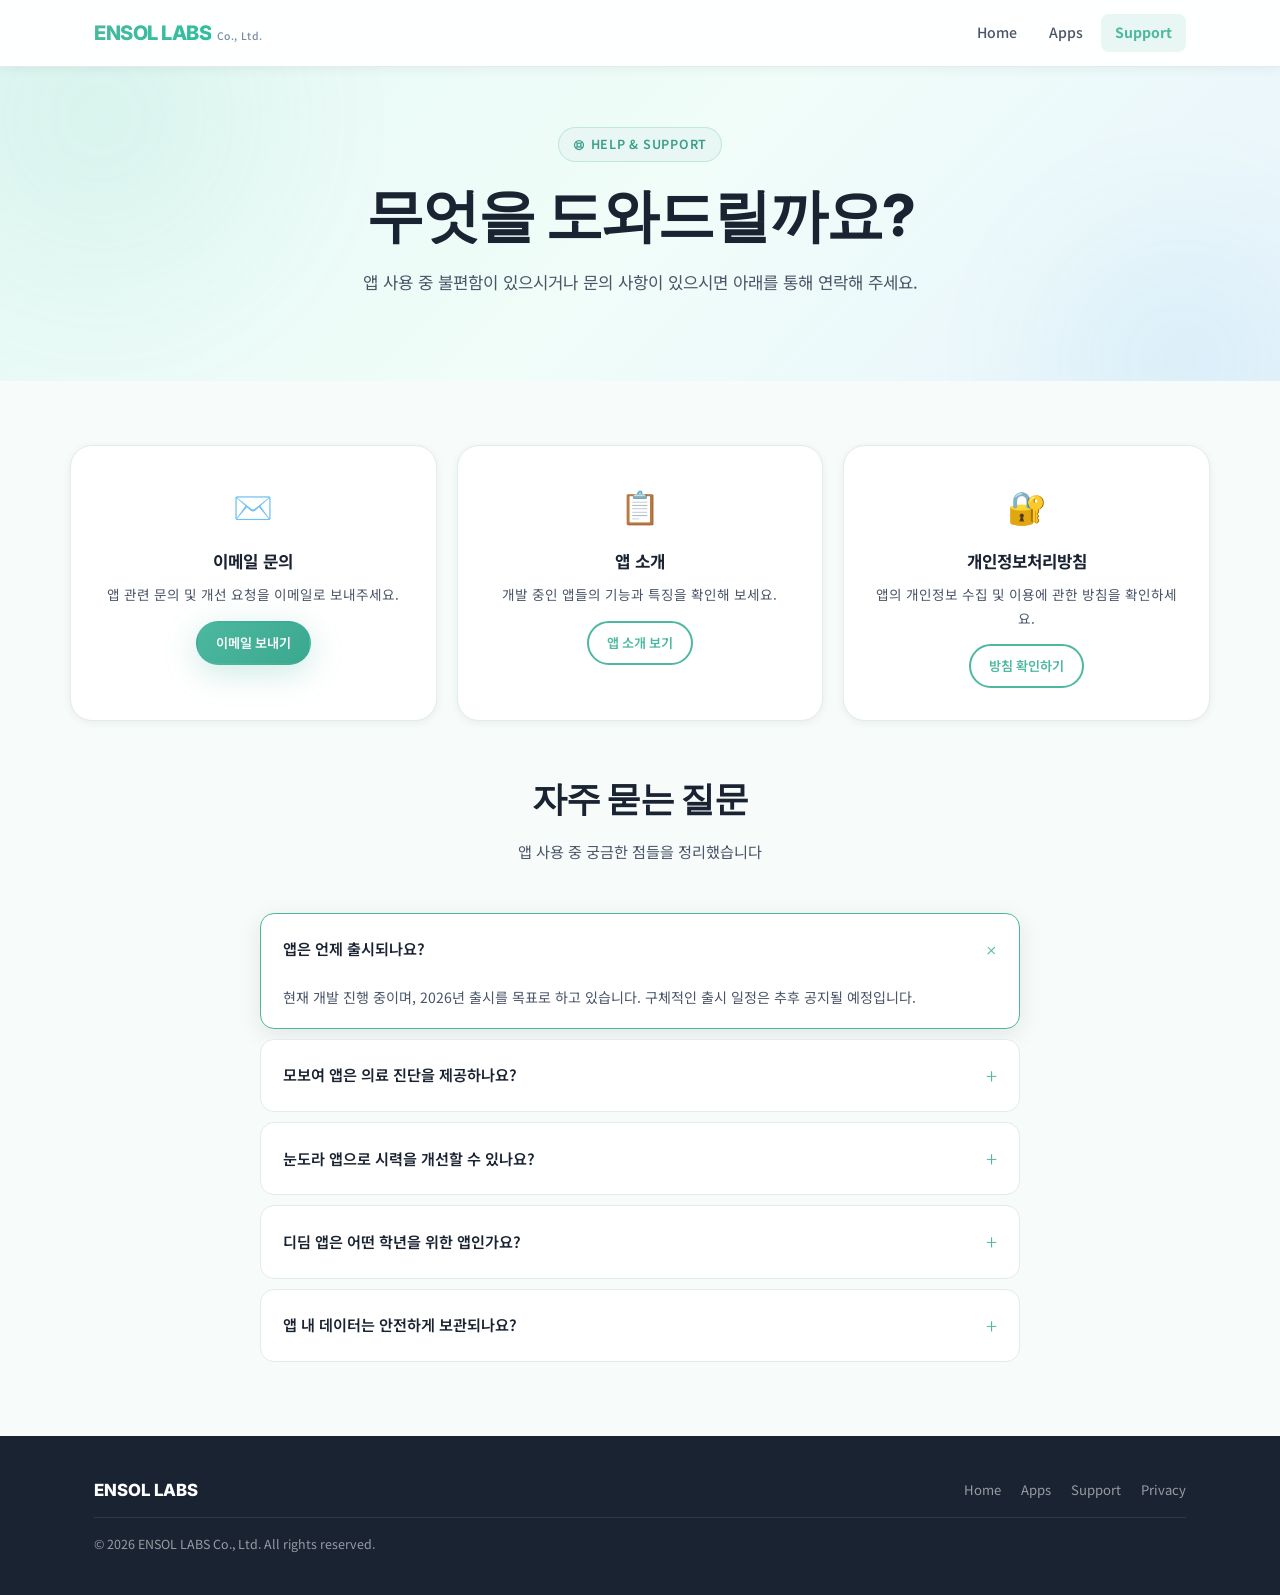
<file: support/index.html>
<!doctype html>
<html lang="ko">
<head>
  <meta charset="utf-8">
  <meta name="viewport" content="width=device-width,initial-scale=1">
  <title>ENSOL LABS - Support</title>
  <link rel="stylesheet" href="../assets/style.css">
  <link rel="icon" href="data:image/svg+xml,<svg xmlns='http://www.w3.org/2000/svg' viewBox='0 0 32 32'><rect width='32' height='32' rx='8' fill='%234DB8A0'/><text x='50%25' y='56%25' font-size='18' text-anchor='middle' dominant-baseline='middle' fill='white' font-family='Arial' font-weight='bold'>E</text></svg>">
</head>
<body>

  <!-- ── Header ── -->
  <div class="header" style="position:sticky; top:0; z-index:100; background:rgba(255,255,255,.88); backdrop-filter:blur(16px); border-bottom:1px solid var(--border); box-shadow:0 1px 12px rgba(0,0,0,.06);">
    <div class="container">
      <nav class="nav">
        <a href="../index.html" class="brand">
          <div class="logo">ENSOL LABS</div>
          <div class="small">Co., Ltd.</div>
        </a>
        <button class="nav-toggle" id="navToggle" aria-label="메뉴 열기">
          <span></span><span></span><span></span>
        </button>
        <div class="nav-links" id="navLinks">
          <a href="../index.html">Home</a>
          <a href="../apps/index.html">Apps</a>
          <a href="index.html" class="active">Support</a>
        </div>
      </nav>
    </div>
  </div>

  <!-- ── Hero ── -->
  <section class="hero" style="padding:60px 0 52px;">
    <div class="hero-bg">
      <div class="hero-blob hero-blob-1"></div>
      <div class="hero-blob hero-blob-2"></div>
    </div>
    <div class="container hero-inner">
      <div class="hero-tag">
        <svg width="12" height="12" fill="none" viewBox="0 0 24 24" stroke="currentColor" stroke-width="2.5"><path stroke-linecap="round" stroke-linejoin="round" d="M18.364 5.636l-3.536 3.536m0 5.656l3.536 3.536M9.172 9.172L5.636 5.636m3.536 9.192l-3.536 3.536M21 12a9 9 0 11-18 0 9 9 0 0118 0zm-5 0a4 4 0 11-8 0 4 4 0 018 0z"/></svg>
        Help & Support
      </div>
      <h1>무엇을 도와드릴까요?</h1>
      <p class="hero-desc" style="max-width: 960px;">앱 사용 중 불편함이 있으시거나 문의 사항이 있으시면 아래를 통해 연락해 주세요.</p>
    </div>
  </section>

  <!-- ── Contact Cards ── -->
  <main class="container section-wrapper">

    <!-- Contact options -->
    <div style="display:grid; grid-template-columns:repeat(3,1fr); gap:20px; margin-bottom:48px;">
      <div class="value-card reveal" style="text-align:center;">
        <div class="value-icon">✉️</div>
        <h3>이메일 문의</h3>
        <p style="margin-bottom:14px;">앱 관련 문의 및 개선 요청을 이메일로 보내주세요.</p>
        <a href="mailto:contact@ensol-labs.co.kr" class="btn btn-primary" style="font-size:.82rem; padding:9px 18px;">이메일 보내기</a>
      </div>
      <div class="value-card reveal" style="text-align:center;">
        <div class="value-icon">📋</div>
        <h3>앱 소개</h3>
        <p style="margin-bottom:14px;">개발 중인 앱들의 기능과 특징을 확인해 보세요.</p>
        <a href="../apps/index.html" class="btn btn-outline" style="font-size:.82rem; padding:9px 18px;">앱 소개 보기</a>
      </div>
      <div class="value-card reveal" style="text-align:center;">
        <div class="value-icon">🔐</div>
        <h3>개인정보처리방침</h3>
        <p style="margin-bottom:14px;">앱의 개인정보 수집 및 이용에 관한 방침을 확인하세요.</p>
        <a href="../privacy/moboyeo.html" class="btn btn-outline" style="font-size:.82rem; padding:9px 18px;">방침 확인하기</a>
      </div>
    </div>

    <!-- FAQ -->
    <div class="section-header reveal">
      <h2>자주 묻는 질문</h2>
      <p>앱 사용 중 궁금한 점들을 정리했습니다</p>
    </div>

    <div style="max-width:760px; margin:0 auto;">

      <details class="faq-item reveal" open>
        <summary>앱은 언제 출시되나요?</summary>
        <p>현재 개발 진행 중이며, 2026년 출시를 목표로 하고 있습니다. 구체적인 출시 일정은 추후 공지될 예정입니다.</p>
      </details>

      <details class="faq-item reveal">
        <summary>모보여 앱은 의료 진단을 제공하나요?</summary>
        <p>아니요. 모보여 앱은 개인 기록 및 시각적 변화 확인을 위한 앱으로, 의료 진단·치료·의학적 판단을 제공하지 않습니다. 두피나 탈모 관련 의료 상담은 전문 의료기관을 이용해 주세요.</p>
      </details>

      <details class="faq-item reveal">
        <summary>눈도라 앱으로 시력을 개선할 수 있나요?</summary>
        <p>눈도라는 눈 휴식과 눈 운동 루틴을 돕는 생활 습관 앱으로, 시력 개선을 보장하거나 의료적 치료를 제공하지 않습니다.</p>
      </details>

      <details class="faq-item reveal">
        <summary>디딤 앱은 어떤 학년을 위한 앱인가요?</summary>
        <p>초등학교 고학년(5~6학년)부터 중학생을 주요 대상으로 하며, 중등 과학 개념 학습을 돕는 교육용 보조 앱입니다.</p>
      </details>

      <details class="faq-item reveal">
        <summary>앱 내 데이터는 안전하게 보관되나요?</summary>
        <p>ENSOL LABS는 사용자의 개인 데이터 보호를 중시합니다. 각 앱의 개인정보처리방침을 통해 데이터 수집 및 처리 방법을 확인하실 수 있습니다.</p>
      </details>

    </div>

  </main>

  <!-- ── Footer ── -->
  <footer class="footer">
    <div class="container">
      <div class="footer-inner">
        <div class="footer-brand">ENSOL LABS</div>
        <div class="footer-links">
          <a href="../index.html">Home</a>
          <a href="../apps/index.html">Apps</a>
          <a href="index.html">Support</a>
          <a href="../privacy/moboyeo.html">Privacy</a>
        </div>
      </div>
      <p class="footer-copy">© 2026 ENSOL LABS Co., Ltd. All rights reserved.</p>
    </div>
  </footer>

  <style>
    .faq-item {
      background: #fff;
      border: 1px solid var(--border);
      border-radius: var(--radius-md);
      margin-bottom: 10px;
      overflow: hidden;
      transition: box-shadow var(--transition);
    }
    .faq-item:hover { box-shadow: var(--shadow-sm); }
    .faq-item[open] { box-shadow: var(--shadow-md); border-color: var(--primary); }

    .faq-item summary {
      list-style: none;
      padding: 18px 22px;
      font-size: .95rem;
      font-weight: 600;
      color: var(--text-dark);
      cursor: pointer;
      display: flex;
      align-items: center;
      justify-content: space-between;
      user-select: none;
    }
    .faq-item summary::-webkit-details-marker { display: none; }
    .faq-item summary::after {
      content: '+';
      font-size: 1.3rem;
      font-weight: 300;
      color: var(--primary);
      transition: transform var(--transition);
    }
    .faq-item[open] summary::after { transform: rotate(45deg); }

    .faq-item p {
      padding: 0 22px 18px;
      font-size: .88rem;
      color: var(--text-mid);
      line-height: 1.75;
    }
  </style>

  <script>
    const toggle = document.getElementById('navToggle');
    const links  = document.getElementById('navLinks');
    toggle?.addEventListener('click', () => links.classList.toggle('open'));

    const observer = new IntersectionObserver(
      entries => entries.forEach(e => { if (e.isIntersecting) e.target.classList.add('visible'); }),
      { threshold: 0.1 }
    );
    document.querySelectorAll('.reveal').forEach(el => observer.observe(el));
  </script>
</body>
</html>
</file>
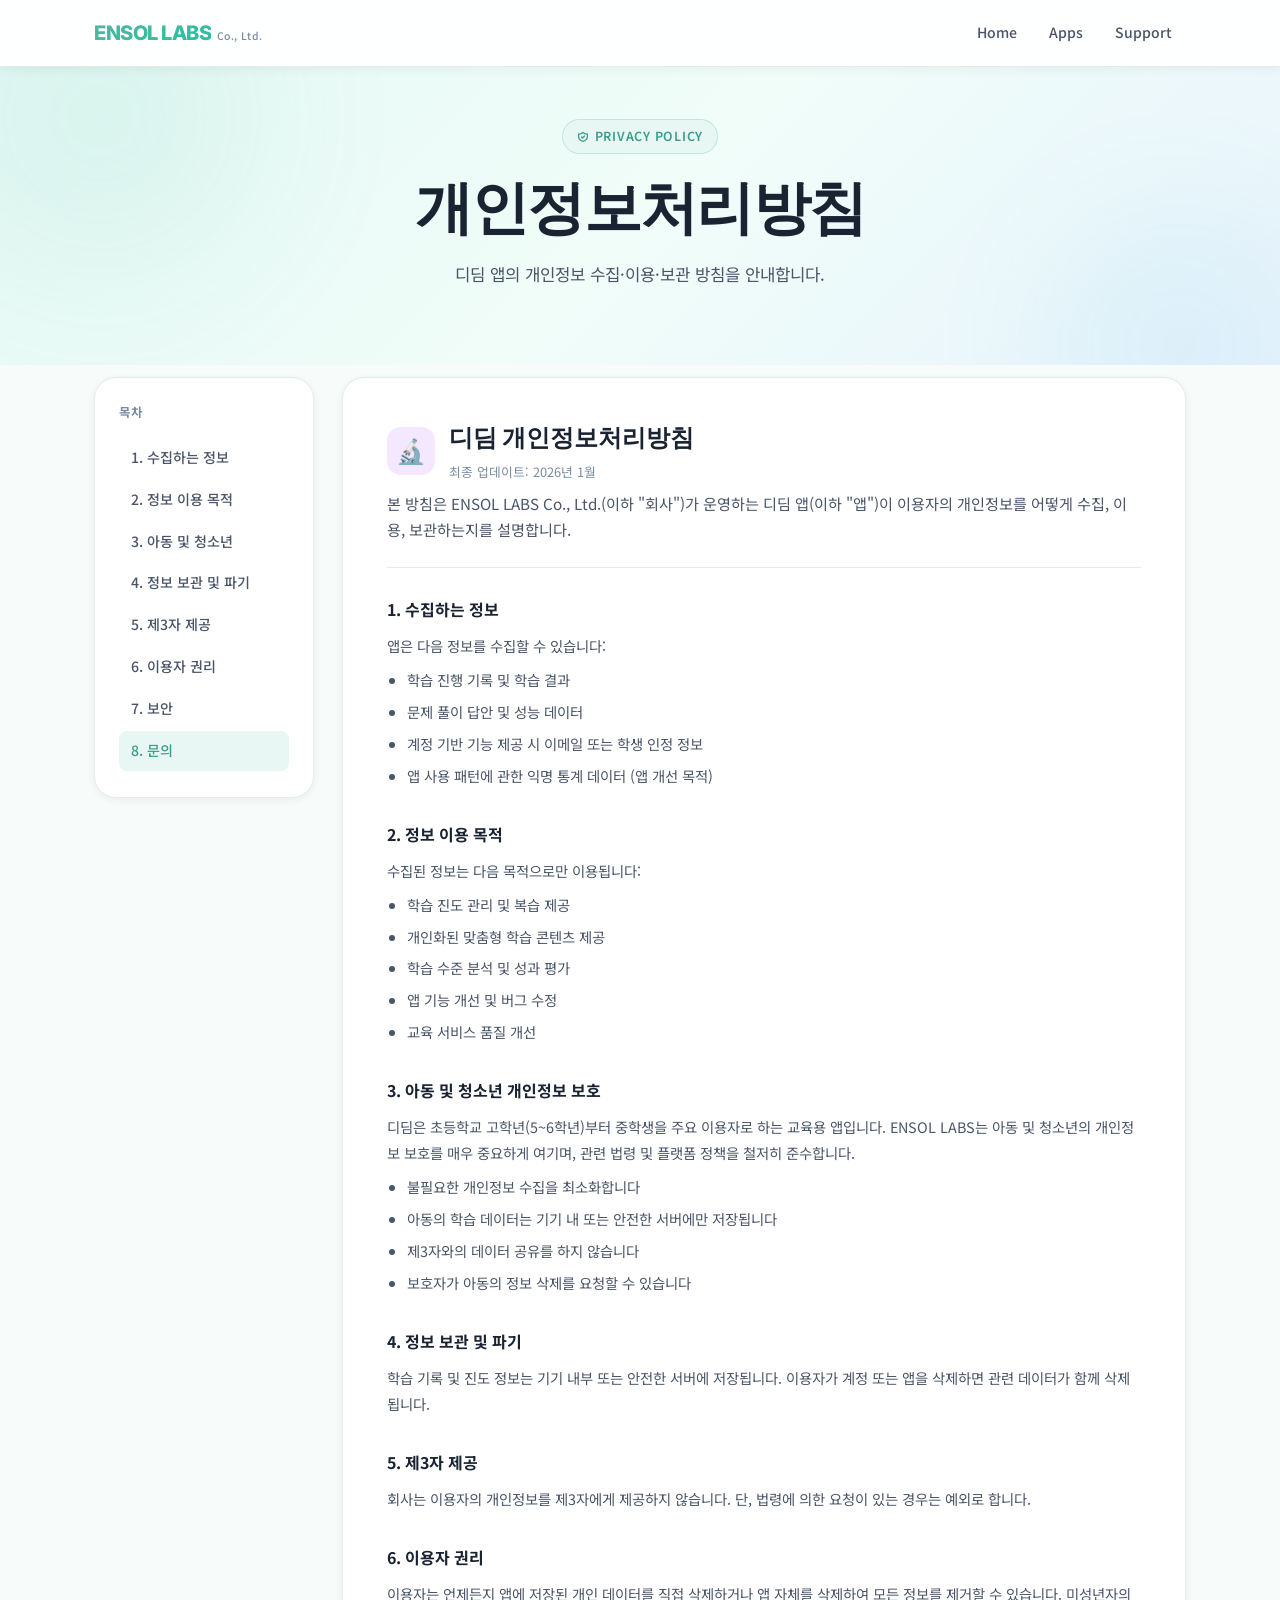
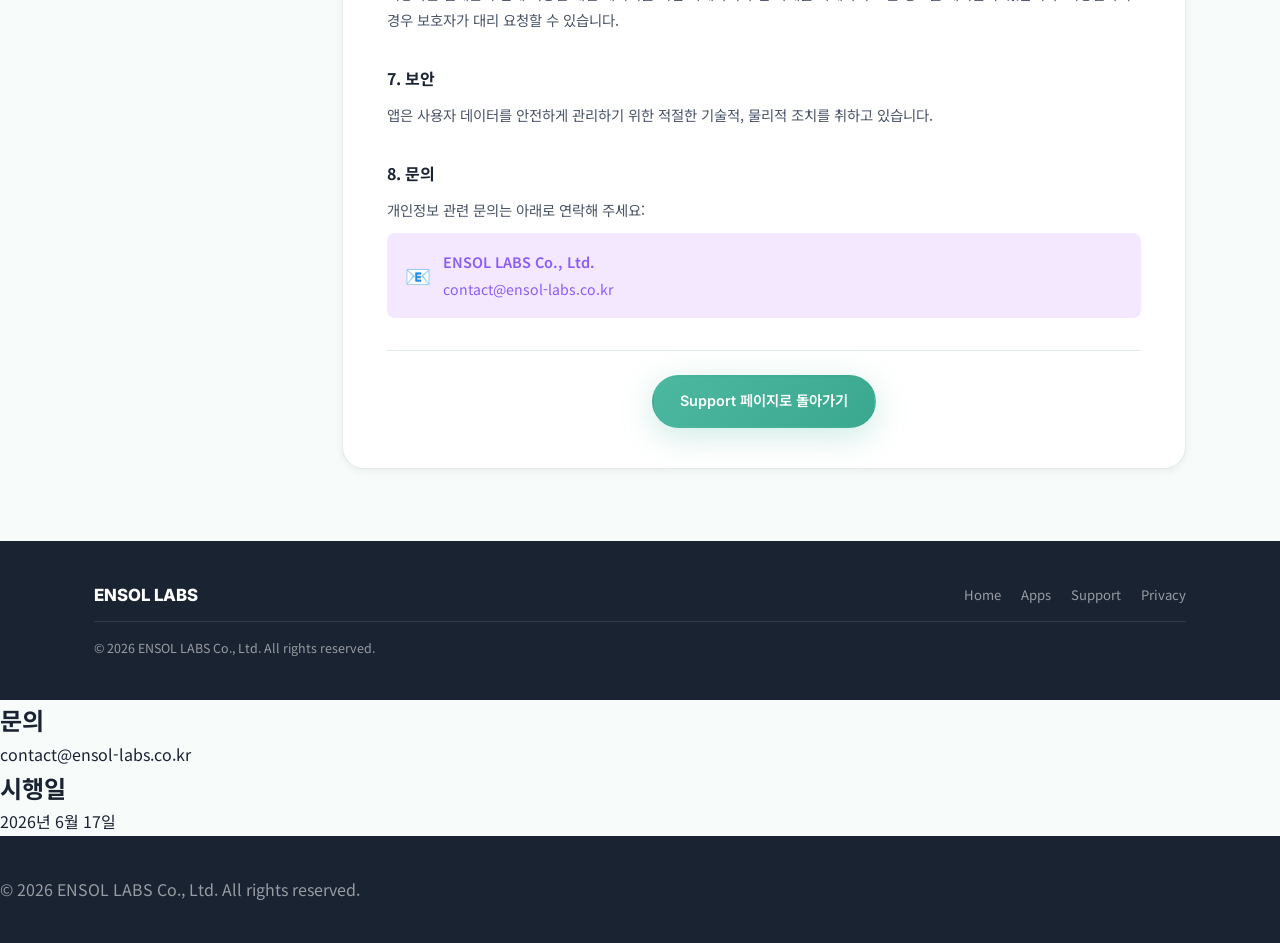
<file: privacy/didim.html>
<!doctype html>
<html lang="ko">
<head>
  <meta charset="utf-8">
  <meta name="viewport" content="width=device-width,initial-scale=1">
  <title>ENSOL LABS - 디딤 개인정보처리방침</title>
  <link rel="stylesheet" href="../assets/style.css">
  <link rel="icon" href="data:image/svg+xml,<svg xmlns='http://www.w3.org/2000/svg' viewBox='0 0 32 32'><rect width='32' height='32' rx='8' fill='%234DB8A0'/><text x='50%25' y='56%25' font-size='18' text-anchor='middle' dominant-baseline='middle' fill='white' font-family='Arial' font-weight='bold'>E</text></svg>">
</head>
<body>

  <!-- ── Header ── -->
  <div class="header" style="position:sticky; top:0; z-index:100; background:rgba(255,255,255,.88); backdrop-filter:blur(16px); border-bottom:1px solid var(--border); box-shadow:0 1px 12px rgba(0,0,0,.06);">
    <div class="container">
      <nav class="nav">
        <a href="../index.html" class="brand">
          <div class="logo">ENSOL LABS</div>
          <div class="small">Co., Ltd.</div>
        </a>
        <button class="nav-toggle" id="navToggle" aria-label="메뉴 열기">
          <span></span><span></span><span></span>
        </button>
        <div class="nav-links" id="navLinks">
          <a href="../index.html">Home</a>
          <a href="../apps/index.html">Apps</a>
          <a href="../support/index.html">Support</a>
        </div>
      </nav>
    </div>
  </div>

  <!-- ── Hero ── -->
  <section class="hero" style="padding:52px 0 44px;">
    <div class="hero-bg">
      <div class="hero-blob hero-blob-1"></div>
      <div class="hero-blob hero-blob-2"></div>
    </div>
    <div class="container hero-inner">
      <div class="hero-tag">
        <svg width="12" height="12" fill="none" viewBox="0 0 24 24" stroke="currentColor" stroke-width="2.5"><path stroke-linecap="round" stroke-linejoin="round" d="M9 12l2 2 4-4m5.618-4.016A11.955 11.955 0 0112 2.944a11.955 11.955 0 01-8.618 3.04A12.02 12.02 0 003 9c0 5.591 3.824 10.29 9 11.622 5.176-1.332 9-6.03 9-11.622 0-1.042-.133-2.052-.382-3.016z"/></svg>
        Privacy Policy
      </div>
      <h1>개인정보처리방침</h1>
      <p class="hero-desc">디딤 앱의 개인정보 수집·이용·보관 방침을 안내합니다.</p>
    </div>
  </section>

  <!-- ── Content ── -->
  <main class="container" style="padding-bottom: 72px;">
    <div style="display:grid; grid-template-columns:220px 1fr; gap:28px; align-items:start; margin-top:12px;">

      <!-- Sidebar -->
      <nav class="sidebar-nav" style="position:sticky; top:80px;">
        <h3>목차</h3>
        <a href="#section1" class="active">1. 수집하는 정보</a>
        <a href="#section2">2. 정보 이용 목적</a>
        <a href="#section3">3. 아동 및 청소년</a>
        <a href="#section4">4. 정보 보관 및 파기</a>
        <a href="#section5">5. 제3자 제공</a>
        <a href="#section6">6. 이용자 권리</a>
        <a href="#section7">7. 보안</a>
        <a href="#section8">8. 문의</a>
      </nav>

      <!-- Main content -->
      <div class="content-area">
        <div style="display:flex; align-items:center; gap:14px; margin-bottom:8px;">
          <div style="width:48px; height:48px; border-radius:14px; background:#f3e8ff; display:flex; align-items:center; justify-content:center; font-size:1.5rem;">🔬</div>
          <div>
            <h2 style="margin-bottom:2px;">디딤 개인정보처리방침</h2>
            <p style="font-size:.8rem; color:var(--text-light); margin:0;">최종 업데이트: 2026년 1월</p>
          </div>
        </div>
        <p class="lead">본 방침은 ENSOL LABS Co., Ltd.(이하 "회사")가 운영하는 디딤 앱(이하 "앱")이 이용자의 개인정보를 어떻게 수집, 이용, 보관하는지를 설명합니다.</p>

        <div class="content-section" id="section1">
          <h3>1. 수집하는 정보</h3>
          <p>앱은 다음 정보를 수집할 수 있습니다:</p>
          <ul style="list-style:disc; padding-left:20px; margin-top:8px; display:flex; flex-direction:column; gap:6px;">
            <li>학습 진행 기록 및 학습 결과</li>
            <li>문제 풀이 답안 및 성능 데이터</li>
            <li>계정 기반 기능 제공 시 이메일 또는 학생 인정 정보</li>
            <li>앱 사용 패턴에 관한 익명 통계 데이터 (앱 개선 목적)</li>
          </ul>
        </div>

        <div class="content-section" id="section2">
          <h3>2. 정보 이용 목적</h3>
          <p>수집된 정보는 다음 목적으로만 이용됩니다:</p>
          <ul style="list-style:disc; padding-left:20px; margin-top:8px; display:flex; flex-direction:column; gap:6px;">
            <li>학습 진도 관리 및 복습 제공</li>
            <li>개인화된 맞춤형 학습 콘텐츠 제공</li>
            <li>학습 수준 분석 및 성과 평가</li>
            <li>앱 기능 개선 및 버그 수정</li>
            <li>교육 서비스 품질 개선</li>
          </ul>
        </div>

        <div class="content-section" id="section3">
          <h3>3. 아동 및 청소년 개인정보 보호</h3>
          <p>디딤은 초등학교 고학년(5~6학년)부터 중학생을 주요 이용자로 하는 교육용 앱입니다. ENSOL LABS는 아동 및 청소년의 개인정보 보호를 매우 중요하게 여기며, 관련 법령 및 플랫폼 정책을 철저히 준수합니다.</p>
          <ul style="list-style:disc; padding-left:20px; margin-top:8px; display:flex; flex-direction:column; gap:6px;">
            <li>불필요한 개인정보 수집을 최소화합니다</li>
            <li>아동의 학습 데이터는 기기 내 또는 안전한 서버에만 저장됩니다</li>
            <li>제3자와의 데이터 공유를 하지 않습니다</li>
            <li>보호자가 아동의 정보 삭제를 요청할 수 있습니다</li>
          </ul>
        </div>

        <div class="content-section" id="section4">
          <h3>4. 정보 보관 및 파기</h3>
          <p>학습 기록 및 진도 정보는 기기 내부 또는 안전한 서버에 저장됩니다. 이용자가 계정 또는 앱을 삭제하면 관련 데이터가 함께 삭제됩니다.</p>
        </div>

        <div class="content-section" id="section5">
          <h3>5. 제3자 제공</h3>
          <p>회사는 이용자의 개인정보를 제3자에게 제공하지 않습니다. 단, 법령에 의한 요청이 있는 경우는 예외로 합니다.</p>
        </div>

        <div class="content-section" id="section6">
          <h3>6. 이용자 권리</h3>
          <p>이용자는 언제든지 앱에 저장된 개인 데이터를 직접 삭제하거나 앱 자체를 삭제하여 모든 정보를 제거할 수 있습니다. 미성년자의 경우 보호자가 대리 요청할 수 있습니다.</p>
        </div>

        <div class="content-section" id="section7">
          <h3>7. 보안</h3>
          <p>앱은 사용자 데이터를 안전하게 관리하기 위한 적절한 기술적, 물리적 조치를 취하고 있습니다.</p>
        </div>

        <div class="content-section" id="section8">
          <h3>8. 문의</h3>
          <p>개인정보 관련 문의는 아래로 연락해 주세요:</p>
          <div style="background:#f3e8ff; border-radius:var(--radius-sm); padding:16px 18px; margin-top:10px; display:flex; align-items:center; gap:12px;">
            <span style="font-size:1.3rem;">📧</span>
            <div>
              <p style="font-weight:600; color:#8b5cf6; margin:0;">ENSOL LABS Co., Ltd.</p>
              <a href="mailto:contact@ensol-labs.co.kr" style="font-size:.88rem; color:#8b5cf6;">contact@ensol-labs.co.kr</a>
            </div>
          </div>
        </div>

        <div style="margin-top:32px; padding-top:24px; border-top:1px solid var(--border); text-align:center;">
          <a href="../support/index.html" class="btn btn-primary">Support 페이지로 돌아가기</a>
        </div>
      </div>
    </div>
  </main>

  <!-- ── Footer ── -->
  <footer class="footer">
    <div class="container">
      <div class="footer-inner">
        <div class="footer-brand">ENSOL LABS</div>
        <div class="footer-links">
          <a href="../index.html">Home</a>
          <a href="../apps/index.html">Apps</a>
          <a href="../support/index.html">Support</a>
          <a href="moboyeo.html">Privacy</a>
        </div>
      </div>
      <p class="footer-copy">© 2026 ENSOL LABS Co., Ltd. All rights reserved.</p>
    </div>
  </footer>

  <style>
    @media (max-width: 760px) {
      main > div[style*="grid-template-columns"] {
        grid-template-columns: 1fr !important;
      }
      .sidebar-nav { position: static !important; }
    }
  </style>

  <script>
    const toggle = document.getElementById('navToggle');
    const links  = document.getElementById('navLinks');
    toggle?.addEventListener('click', () => links.classList.toggle('open'));

    // Active sidebar link on scroll
    const sections = document.querySelectorAll('[id^="section"]');
    const sidebarLinks = document.querySelectorAll('.sidebar-nav a');
    const io = new IntersectionObserver(entries => {
      entries.forEach(e => {
        if (e.isIntersecting) {
          sidebarLinks.forEach(l => l.classList.remove('active'));
          const active = document.querySelector(`.sidebar-nav a[href="#${e.target.id}"]`);
          if (active) active.classList.add('active');
        }
      });
    }, { rootMargin: '-30% 0px -60% 0px' });
    sections.forEach(s => io.observe(s));
  </script>
</body>
</html>

      <h2>문의</h2>
      <p><a href="mailto:contact@ensol-labs.co.kr">contact@ensol-labs.co.kr</a></p>

      <h2>시행일</h2>
      <p>2026년 6월 17일</p>

    </section>
  </main>

  <footer class="footer">
    © 2026 ENSOL LABS Co., Ltd. All rights reserved.
  </footer>
</body>
</html>
</file>
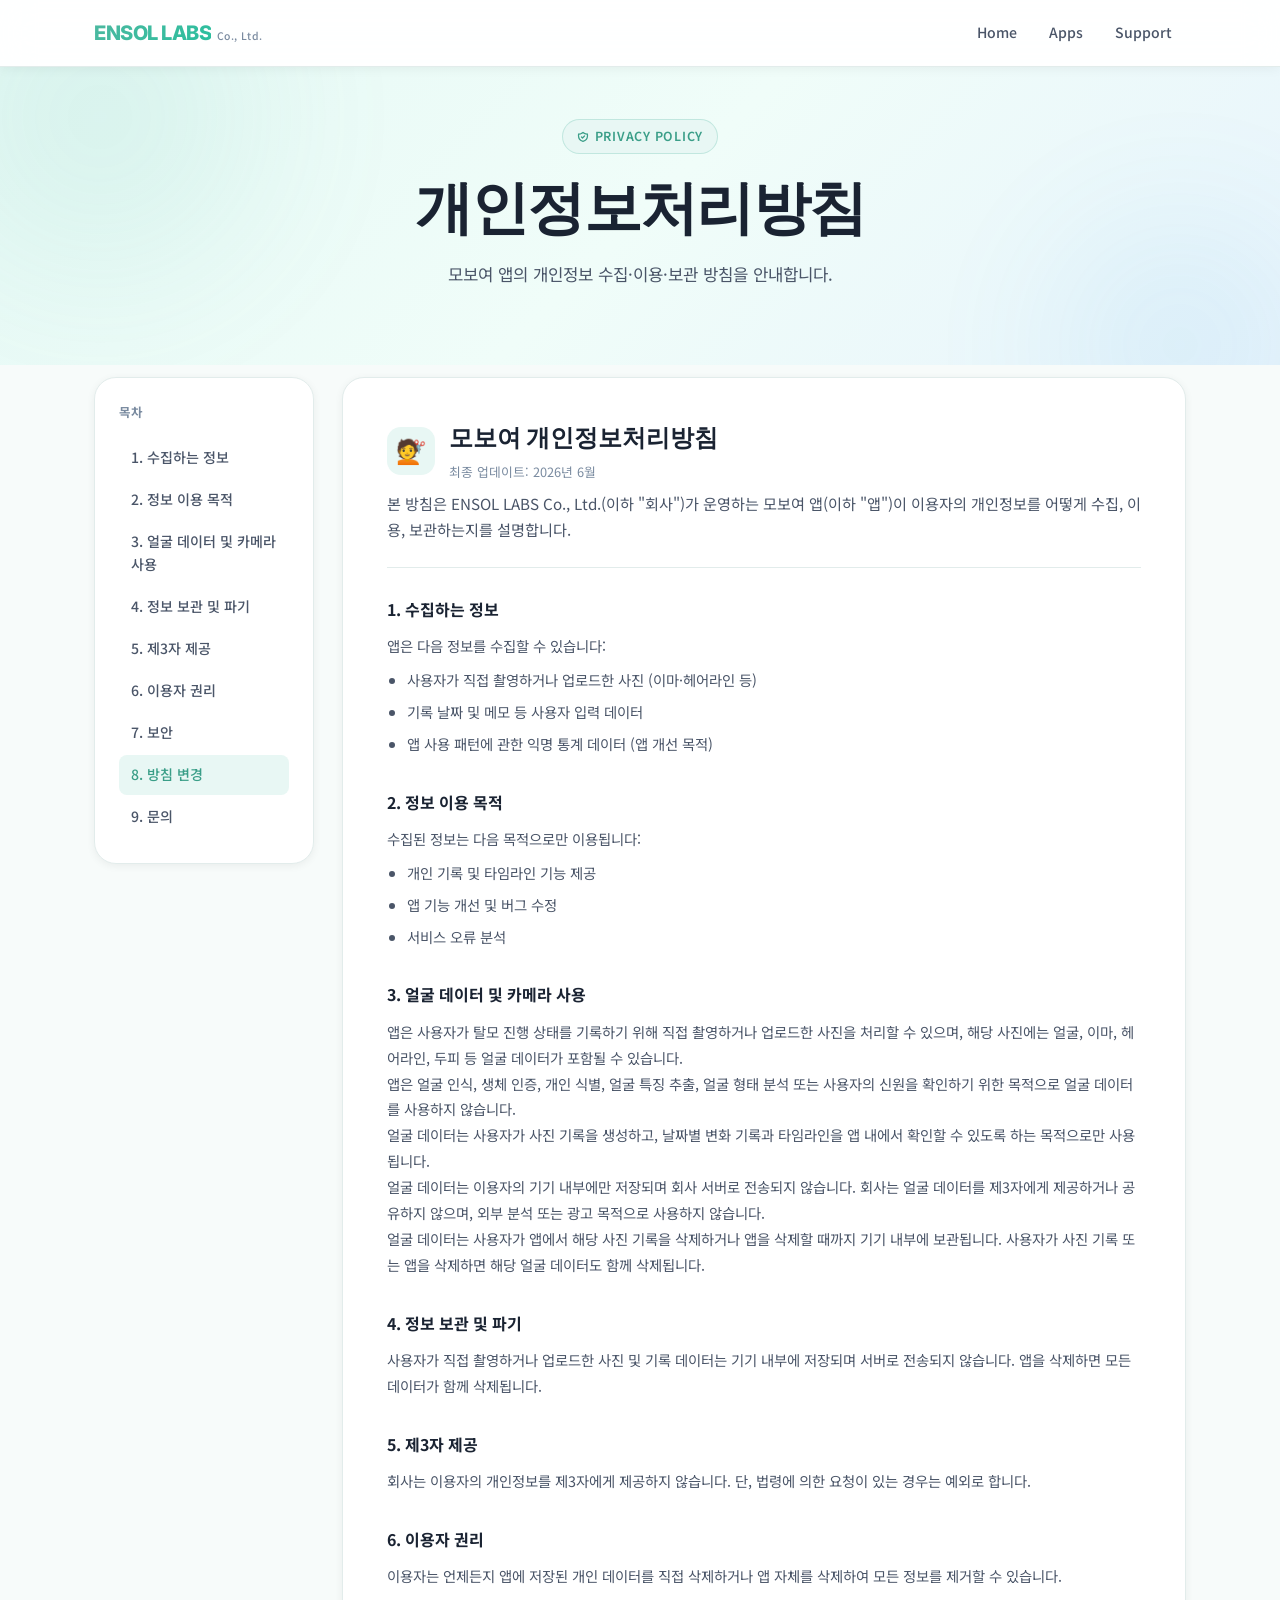
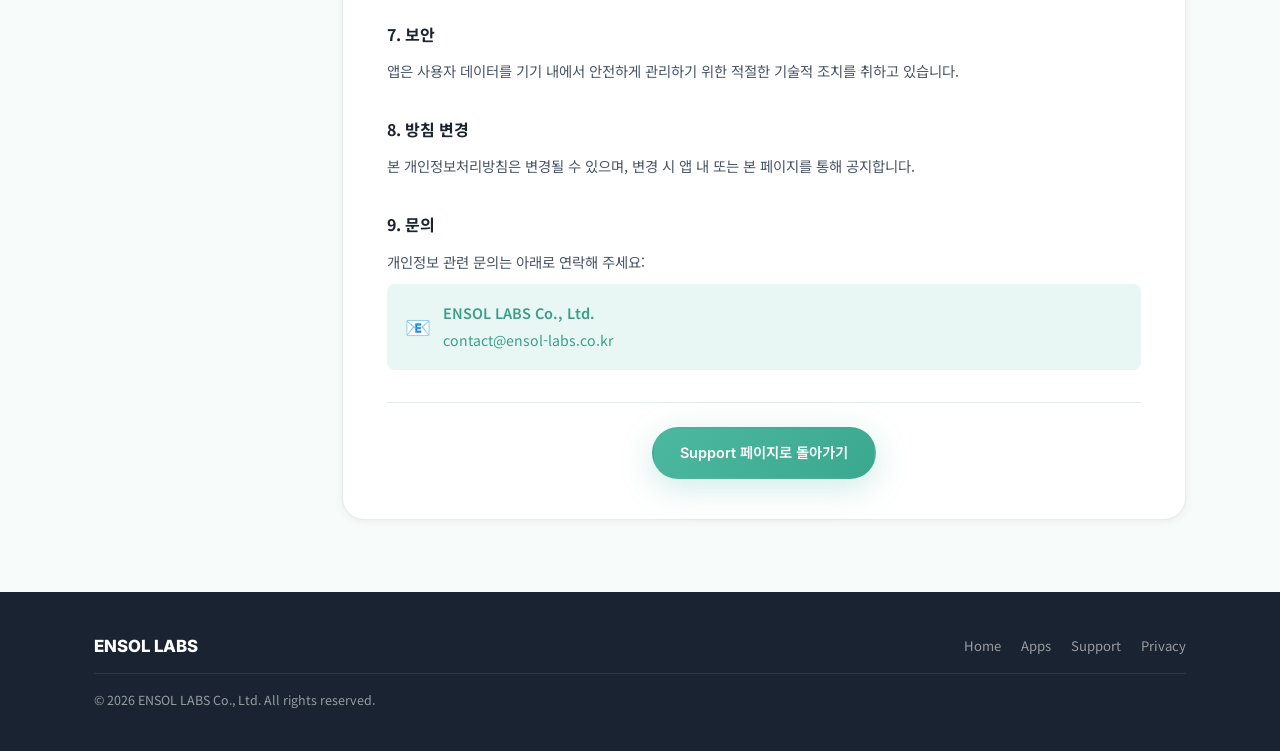
<file: privacy/moboyeo.html>
<!doctype html>
<html lang="ko">
<head>
  <meta charset="utf-8">
  <meta name="viewport" content="width=device-width,initial-scale=1">
  <title>ENSOL LABS - 모보여 개인정보처리방침</title>
  <link rel="stylesheet" href="../assets/style.css">
  <link rel="icon" href="data:image/svg+xml,<svg xmlns='http://www.w3.org/2000/svg' viewBox='0 0 32 32'><rect width='32' height='32' rx='8' fill='%234DB8A0'/><text x='50%25' y='56%25' font-size='18' text-anchor='middle' dominant-baseline='middle' fill='white' font-family='Arial' font-weight='bold'>E</text></svg>">
</head>
<body>

  <!-- ── Header ── -->
  <div class="header" style="position:sticky; top:0; z-index:100; background:rgba(255,255,255,.88); backdrop-filter:blur(16px); border-bottom:1px solid var(--border); box-shadow:0 1px 12px rgba(0,0,0,.06);">
    <div class="container">
      <nav class="nav">
        <a href="../index.html" class="brand">
          <div class="logo">ENSOL LABS</div>
          <div class="small">Co., Ltd.</div>
        </a>
        <button class="nav-toggle" id="navToggle" aria-label="메뉴 열기">
          <span></span><span></span><span></span>
        </button>
        <div class="nav-links" id="navLinks">
          <a href="../index.html">Home</a>
          <a href="../apps/index.html">Apps</a>
          <a href="../support/index.html">Support</a>
        </div>
      </nav>
    </div>
  </div>

  <!-- ── Hero ── -->
  <section class="hero" style="padding:52px 0 44px;">
    <div class="hero-bg">
      <div class="hero-blob hero-blob-1"></div>
      <div class="hero-blob hero-blob-2"></div>
    </div>
    <div class="container hero-inner">
      <div class="hero-tag">
        <svg width="12" height="12" fill="none" viewBox="0 0 24 24" stroke="currentColor" stroke-width="2.5"><path stroke-linecap="round" stroke-linejoin="round" d="M9 12l2 2 4-4m5.618-4.016A11.955 11.955 0 0112 2.944a11.955 11.955 0 01-8.618 3.04A12.02 12.02 0 003 9c0 5.591 3.824 10.29 9 11.622 5.176-1.332 9-6.03 9-11.622 0-1.042-.133-2.052-.382-3.016z"/></svg>
        Privacy Policy
      </div>
      <h1>개인정보처리방침</h1>
      <p class="hero-desc">모보여 앱의 개인정보 수집·이용·보관 방침을 안내합니다.</p>
    </div>
  </section>

  <!-- ── Content ── -->
  <main class="container" style="padding-bottom: 72px;">
    <div style="display:grid; grid-template-columns:220px 1fr; gap:28px; align-items:start; margin-top:12px;">

      <!-- Sidebar -->
      <nav class="sidebar-nav" style="position:sticky; top:80px;">
        <h3>목차</h3>
        <a href="#section1" class="active">1. 수집하는 정보</a>
        <a href="#section2">2. 정보 이용 목적</a>
        <a href="#section3">3. 얼굴 데이터 및 카메라 사용</a>
        <a href="#section4">4. 정보 보관 및 파기</a>
        <a href="#section5">5. 제3자 제공</a>
        <a href="#section6">6. 이용자 권리</a>
        <a href="#section7">7. 보안</a>
        <a href="#section8">8. 방침 변경</a>
        <a href="#section9">9. 문의</a>
      </nav>

      <!-- Main content -->
      <div class="content-area">
        <div style="display:flex; align-items:center; gap:14px; margin-bottom:8px;">
          <div style="width:48px; height:48px; border-radius:14px; background:var(--primary-light); display:flex; align-items:center; justify-content:center; font-size:1.5rem;">💇</div>
          <div>
            <h2 style="margin-bottom:2px;">모보여 개인정보처리방침</h2>
            <p style="font-size:.8rem; color:var(--text-light); margin:0;">최종 업데이트: 2026년 6월</p>
          </div>
        </div>
        <p class="lead">본 방침은 ENSOL LABS Co., Ltd.(이하 "회사")가 운영하는 모보여 앱(이하 "앱")이 이용자의 개인정보를 어떻게 수집, 이용, 보관하는지를 설명합니다.</p>

        <div class="content-section" id="section1">
          <h3>1. 수집하는 정보</h3>
          <p>앱은 다음 정보를 수집할 수 있습니다:</p>
          <ul style="list-style:disc; padding-left:20px; margin-top:8px; display:flex; flex-direction:column; gap:6px;">
            <li>사용자가 직접 촬영하거나 업로드한 사진 (이마·헤어라인 등)</li>
            <li>기록 날짜 및 메모 등 사용자 입력 데이터</li>
            <li>앱 사용 패턴에 관한 익명 통계 데이터 (앱 개선 목적)</li>
          </ul>
        </div>

        <div class="content-section" id="section2">
          <h3>2. 정보 이용 목적</h3>
          <p>수집된 정보는 다음 목적으로만 이용됩니다:</p>
          <ul style="list-style:disc; padding-left:20px; margin-top:8px; display:flex; flex-direction:column; gap:6px;">
            <li>개인 기록 및 타임라인 기능 제공</li>
            <li>앱 기능 개선 및 버그 수정</li>
            <li>서비스 오류 분석</li>
          </ul>
        </div>

        <div class="content-section" id="section3">
          <h3>3. 얼굴 데이터 및 카메라 사용</h3>
          <p>앱은 사용자가 탈모 진행 상태를 기록하기 위해 직접 촬영하거나 업로드한 사진을 처리할 수 있으며, 해당 사진에는 얼굴, 이마, 헤어라인, 두피 등 얼굴 데이터가 포함될 수 있습니다.</p>
          <p>앱은 얼굴 인식, 생체 인증, 개인 식별, 얼굴 특징 추출, 얼굴 형태 분석 또는 사용자의 신원을 확인하기 위한 목적으로 얼굴 데이터를 사용하지 않습니다.</p>
          <p>얼굴 데이터는 사용자가 사진 기록을 생성하고, 날짜별 변화 기록과 타임라인을 앱 내에서 확인할 수 있도록 하는 목적으로만 사용됩니다.</p>
          <p>얼굴 데이터는 이용자의 기기 내부에만 저장되며 회사 서버로 전송되지 않습니다. 회사는 얼굴 데이터를 제3자에게 제공하거나 공유하지 않으며, 외부 분석 또는 광고 목적으로 사용하지 않습니다.</p>
          <p>얼굴 데이터는 사용자가 앱에서 해당 사진 기록을 삭제하거나 앱을 삭제할 때까지 기기 내부에 보관됩니다. 사용자가 사진 기록 또는 앱을 삭제하면 해당 얼굴 데이터도 함께 삭제됩니다.</p>
        </div>

        <div class="content-section" id="section4">
          <h3>4. 정보 보관 및 파기</h3>
          <p>사용자가 직접 촬영하거나 업로드한 사진 및 기록 데이터는 기기 내부에 저장되며 서버로 전송되지 않습니다. 앱을 삭제하면 모든 데이터가 함께 삭제됩니다.</p>
        </div>

        <div class="content-section" id="section5">
          <h3>5. 제3자 제공</h3>
          <p>회사는 이용자의 개인정보를 제3자에게 제공하지 않습니다. 단, 법령에 의한 요청이 있는 경우는 예외로 합니다.</p>
        </div>

        <div class="content-section" id="section6">
          <h3>6. 이용자 권리</h3>
          <p>이용자는 언제든지 앱에 저장된 개인 데이터를 직접 삭제하거나 앱 자체를 삭제하여 모든 정보를 제거할 수 있습니다.</p>
        </div>

        <div class="content-section" id="section7">
          <h3>7. 보안</h3>
          <p>앱은 사용자 데이터를 기기 내에서 안전하게 관리하기 위한 적절한 기술적 조치를 취하고 있습니다.</p>
        </div>

        <div class="content-section" id="section8">
          <h3>8. 방침 변경</h3>
          <p>본 개인정보처리방침은 변경될 수 있으며, 변경 시 앱 내 또는 본 페이지를 통해 공지합니다.</p>
        </div>

        <div class="content-section" id="section9">
          <h3>9. 문의</h3>
          <p>개인정보 관련 문의는 아래로 연락해 주세요:</p>
          <div style="background:var(--primary-light); border-radius:var(--radius-sm); padding:16px 18px; margin-top:10px; display:flex; align-items:center; gap:12px;">
            <span style="font-size:1.3rem;">📧</span>
            <div>
              <p style="font-weight:600; color:var(--primary-dark); margin:0;">ENSOL LABS Co., Ltd.</p>
              <a href="mailto:contact@ensol-labs.co.kr" style="font-size:.88rem; color:var(--primary-dark);">contact@ensol-labs.co.kr</a>
            </div>
          </div>
        </div>

        <div style="margin-top:32px; padding-top:24px; border-top:1px solid var(--border); text-align:center;">
          <a href="../support/index.html" class="btn btn-primary">Support 페이지로 돌아가기</a>
        </div>
      </div>
    </div>
  </main>

  <!-- ── Footer ── -->
  <footer class="footer">
    <div class="container">
      <div class="footer-inner">
        <div class="footer-brand">ENSOL LABS</div>
        <div class="footer-links">
          <a href="../index.html">Home</a>
          <a href="../apps/index.html">Apps</a>
          <a href="../support/index.html">Support</a>
          <a href="moboyeo.html">Privacy</a>
        </div>
      </div>
      <p class="footer-copy">© 2026 ENSOL LABS Co., Ltd. All rights reserved.</p>
    </div>
  </footer>

  <style>
    @media (max-width: 760px) {
      main > div[style*="grid-template-columns"] {
        grid-template-columns: 1fr !important;
      }
      .sidebar-nav { position: static !important; }
    }
  </style>

  <script>
    const toggle = document.getElementById('navToggle');
    const links  = document.getElementById('navLinks');
    toggle?.addEventListener('click', () => links.classList.toggle('open'));

    // Active sidebar link on scroll
    const sections = document.querySelectorAll('[id^="section"]');
    const sidebarLinks = document.querySelectorAll('.sidebar-nav a');
    const io = new IntersectionObserver(entries => {
      entries.forEach(e => {
        if (e.isIntersecting) {
          sidebarLinks.forEach(l => l.classList.remove('active'));
          const active = document.querySelector(`.sidebar-nav a[href="#${e.target.id}"]`);
          if (active) active.classList.add('active');
        }
      });
    }, { rootMargin: '-30% 0px -60% 0px' });
    sections.forEach(s => io.observe(s));
  </script>
</body>
</html>
</file>
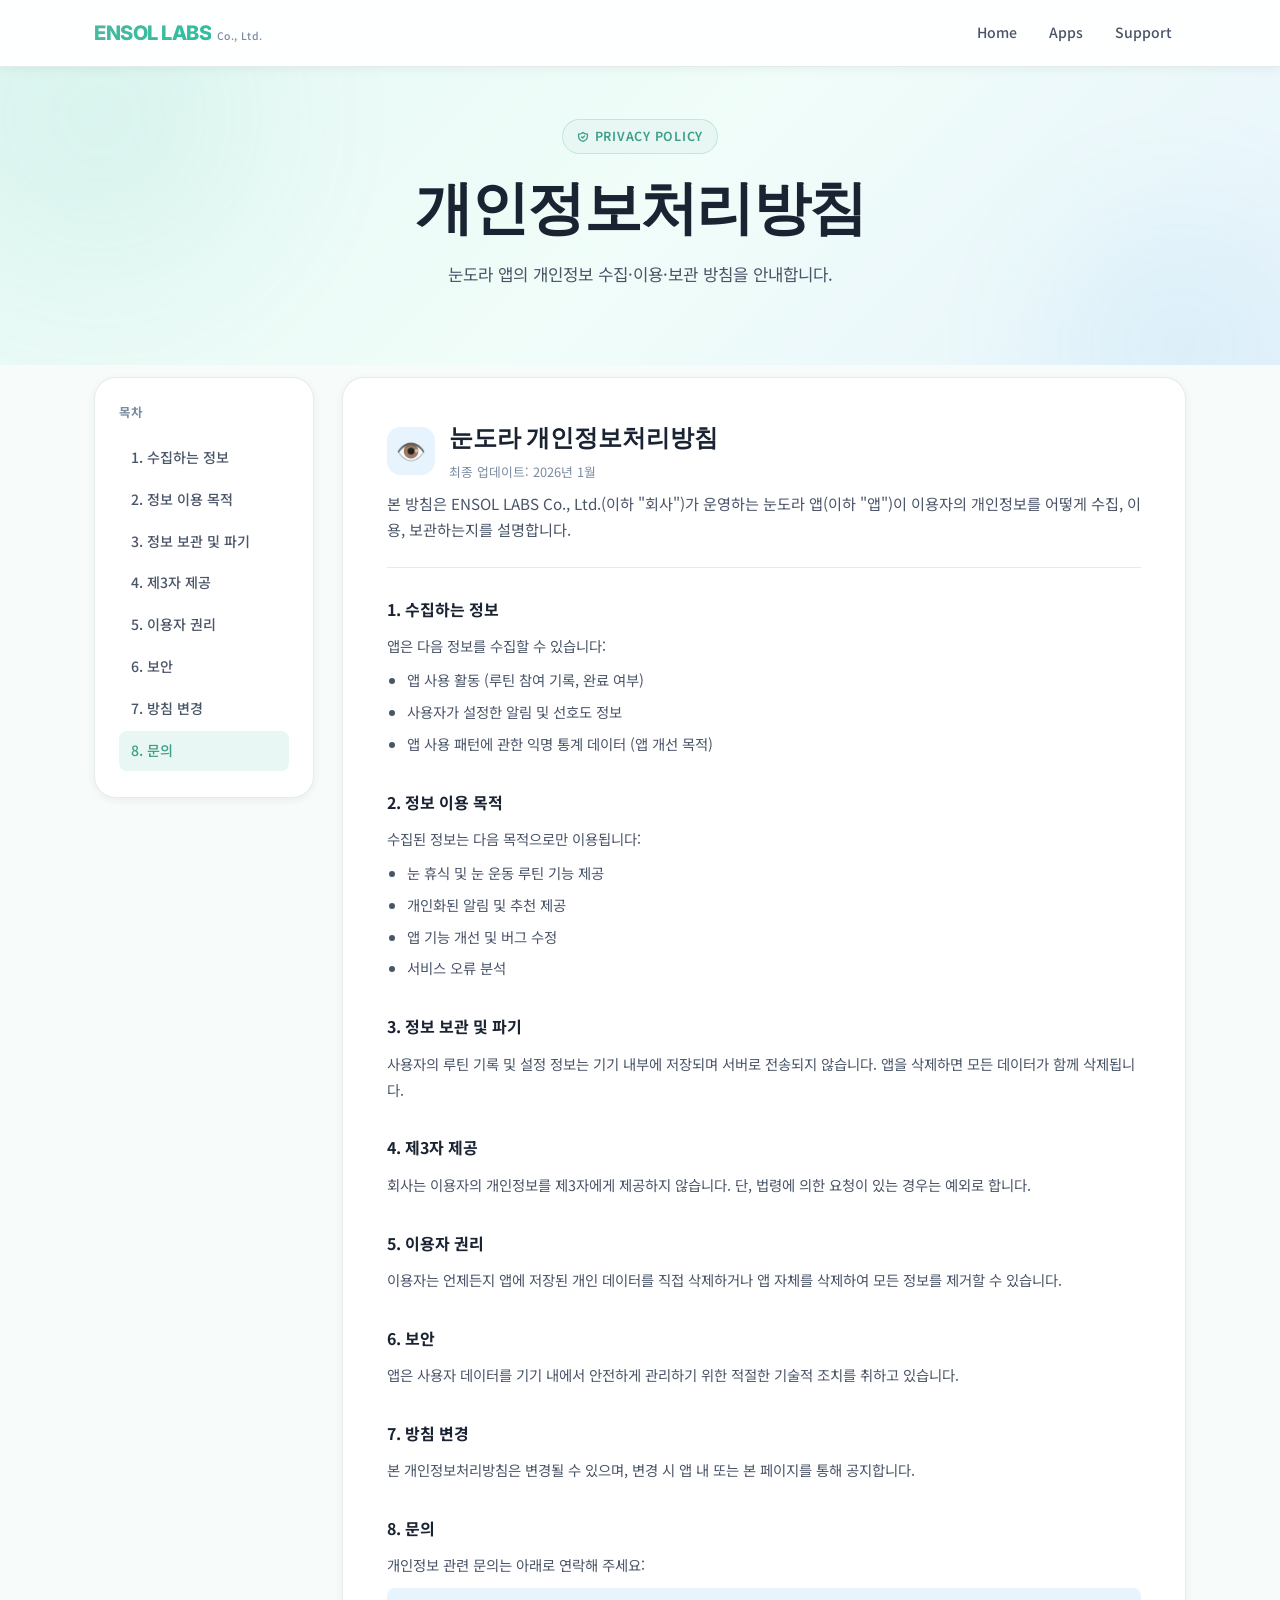
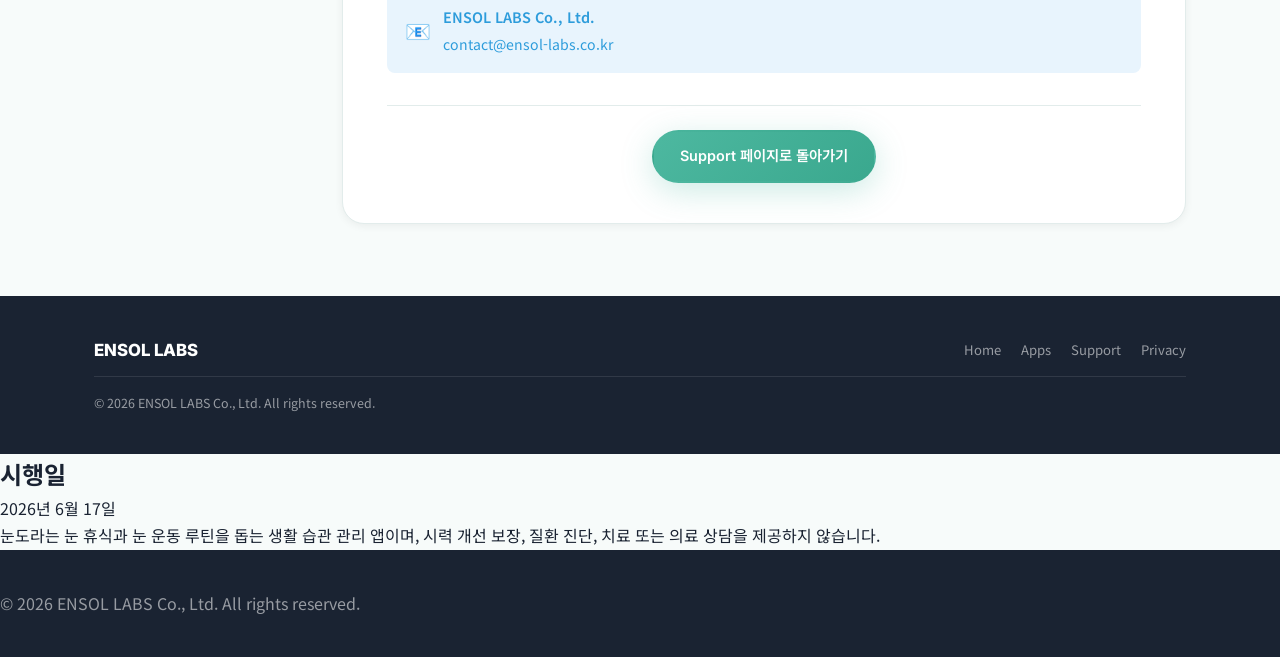
<file: privacy/nundora.html>
<!doctype html>
<html lang="ko">
<head>
  <meta charset="utf-8">
  <meta name="viewport" content="width=device-width,initial-scale=1">
  <title>ENSOL LABS - 눈도라 개인정보처리방침</title>
  <link rel="stylesheet" href="../assets/style.css">
  <link rel="icon" href="data:image/svg+xml,<svg xmlns='http://www.w3.org/2000/svg' viewBox='0 0 32 32'><rect width='32' height='32' rx='8' fill='%234DB8A0'/><text x='50%25' y='56%25' font-size='18' text-anchor='middle' dominant-baseline='middle' fill='white' font-family='Arial' font-weight='bold'>E</text></svg>">
</head>
<body>

  <!-- ── Header ── -->
  <div class="header" style="position:sticky; top:0; z-index:100; background:rgba(255,255,255,.88); backdrop-filter:blur(16px); border-bottom:1px solid var(--border); box-shadow:0 1px 12px rgba(0,0,0,.06);">
    <div class="container">
      <nav class="nav">
        <a href="../index.html" class="brand">
          <div class="logo">ENSOL LABS</div>
          <div class="small">Co., Ltd.</div>
        </a>
        <button class="nav-toggle" id="navToggle" aria-label="메뉴 열기">
          <span></span><span></span><span></span>
        </button>
        <div class="nav-links" id="navLinks">
          <a href="../index.html">Home</a>
          <a href="../apps/index.html">Apps</a>
          <a href="../support/index.html">Support</a>
        </div>
      </nav>
    </div>
  </div>

  <!-- ── Hero ── -->
  <section class="hero" style="padding:52px 0 44px;">
    <div class="hero-bg">
      <div class="hero-blob hero-blob-1"></div>
      <div class="hero-blob hero-blob-2"></div>
    </div>
    <div class="container hero-inner">
      <div class="hero-tag">
        <svg width="12" height="12" fill="none" viewBox="0 0 24 24" stroke="currentColor" stroke-width="2.5"><path stroke-linecap="round" stroke-linejoin="round" d="M9 12l2 2 4-4m5.618-4.016A11.955 11.955 0 0112 2.944a11.955 11.955 0 01-8.618 3.04A12.02 12.02 0 003 9c0 5.591 3.824 10.29 9 11.622 5.176-1.332 9-6.03 9-11.622 0-1.042-.133-2.052-.382-3.016z"/></svg>
        Privacy Policy
      </div>
      <h1>개인정보처리방침</h1>
      <p class="hero-desc">눈도라 앱의 개인정보 수집·이용·보관 방침을 안내합니다.</p>
    </div>
  </section>

  <!-- ── Content ── -->
  <main class="container" style="padding-bottom: 72px;">
    <div style="display:grid; grid-template-columns:220px 1fr; gap:28px; align-items:start; margin-top:12px;">

      <!-- Sidebar -->
      <nav class="sidebar-nav" style="position:sticky; top:80px;">
        <h3>목차</h3>
        <a href="#section1" class="active">1. 수집하는 정보</a>
        <a href="#section2">2. 정보 이용 목적</a>
        <a href="#section3">3. 정보 보관 및 파기</a>
        <a href="#section4">4. 제3자 제공</a>
        <a href="#section5">5. 이용자 권리</a>
        <a href="#section6">6. 보안</a>
        <a href="#section7">7. 방침 변경</a>
        <a href="#section8">8. 문의</a>
      </nav>

      <!-- Main content -->
      <div class="content-area">
        <div style="display:flex; align-items:center; gap:14px; margin-bottom:8px;">
          <div style="width:48px; height:48px; border-radius:14px; background:#e8f4fd; display:flex; align-items:center; justify-content:center; font-size:1.5rem;">👁️</div>
          <div>
            <h2 style="margin-bottom:2px;">눈도라 개인정보처리방침</h2>
            <p style="font-size:.8rem; color:var(--text-light); margin:0;">최종 업데이트: 2026년 1월</p>
          </div>
        </div>
        <p class="lead">본 방침은 ENSOL LABS Co., Ltd.(이하 "회사")가 운영하는 눈도라 앱(이하 "앱")이 이용자의 개인정보를 어떻게 수집, 이용, 보관하는지를 설명합니다.</p>

        <div class="content-section" id="section1">
          <h3>1. 수집하는 정보</h3>
          <p>앱은 다음 정보를 수집할 수 있습니다:</p>
          <ul style="list-style:disc; padding-left:20px; margin-top:8px; display:flex; flex-direction:column; gap:6px;">
            <li>앱 사용 활동 (루틴 참여 기록, 완료 여부)</li>
            <li>사용자가 설정한 알림 및 선호도 정보</li>
            <li>앱 사용 패턴에 관한 익명 통계 데이터 (앱 개선 목적)</li>
          </ul>
        </div>

        <div class="content-section" id="section2">
          <h3>2. 정보 이용 목적</h3>
          <p>수집된 정보는 다음 목적으로만 이용됩니다:</p>
          <ul style="list-style:disc; padding-left:20px; margin-top:8px; display:flex; flex-direction:column; gap:6px;">
            <li>눈 휴식 및 눈 운동 루틴 기능 제공</li>
            <li>개인화된 알림 및 추천 제공</li>
            <li>앱 기능 개선 및 버그 수정</li>
            <li>서비스 오류 분석</li>
          </ul>
        </div>

        <div class="content-section" id="section3">
          <h3>3. 정보 보관 및 파기</h3>
          <p>사용자의 루틴 기록 및 설정 정보는 기기 내부에 저장되며 서버로 전송되지 않습니다. 앱을 삭제하면 모든 데이터가 함께 삭제됩니다.</p>
        </div>

        <div class="content-section" id="section4">
          <h3>4. 제3자 제공</h3>
          <p>회사는 이용자의 개인정보를 제3자에게 제공하지 않습니다. 단, 법령에 의한 요청이 있는 경우는 예외로 합니다.</p>
        </div>

        <div class="content-section" id="section5">
          <h3>5. 이용자 권리</h3>
          <p>이용자는 언제든지 앱에 저장된 개인 데이터를 직접 삭제하거나 앱 자체를 삭제하여 모든 정보를 제거할 수 있습니다.</p>
        </div>

        <div class="content-section" id="section6">
          <h3>6. 보안</h3>
          <p>앱은 사용자 데이터를 기기 내에서 안전하게 관리하기 위한 적절한 기술적 조치를 취하고 있습니다.</p>
        </div>

        <div class="content-section" id="section7">
          <h3>7. 방침 변경</h3>
          <p>본 개인정보처리방침은 변경될 수 있으며, 변경 시 앱 내 또는 본 페이지를 통해 공지합니다.</p>
        </div>

        <div class="content-section" id="section8">
          <h3>8. 문의</h3>
          <p>개인정보 관련 문의는 아래로 연락해 주세요:</p>
          <div style="background:#e8f4fd; border-radius:var(--radius-sm); padding:16px 18px; margin-top:10px; display:flex; align-items:center; gap:12px;">
            <span style="font-size:1.3rem;">📧</span>
            <div>
              <p style="font-weight:600; color:#2D9CDB; margin:0;">ENSOL LABS Co., Ltd.</p>
              <a href="mailto:contact@ensol-labs.co.kr" style="font-size:.88rem; color:#2D9CDB;">contact@ensol-labs.co.kr</a>
            </div>
          </div>
        </div>

        <div style="margin-top:32px; padding-top:24px; border-top:1px solid var(--border); text-align:center;">
          <a href="../support/index.html" class="btn btn-primary">Support 페이지로 돌아가기</a>
        </div>
      </div>
    </div>
  </main>

  <!-- ── Footer ── -->
  <footer class="footer">
    <div class="container">
      <div class="footer-inner">
        <div class="footer-brand">ENSOL LABS</div>
        <div class="footer-links">
          <a href="../index.html">Home</a>
          <a href="../apps/index.html">Apps</a>
          <a href="../support/index.html">Support</a>
          <a href="moboyeo.html">Privacy</a>
        </div>
      </div>
      <p class="footer-copy">© 2026 ENSOL LABS Co., Ltd. All rights reserved.</p>
    </div>
  </footer>

  <style>
    @media (max-width: 760px) {
      main > div[style*="grid-template-columns"] {
        grid-template-columns: 1fr !important;
      }
      .sidebar-nav { position: static !important; }
    }
  </style>

  <script>
    const toggle = document.getElementById('navToggle');
    const links  = document.getElementById('navLinks');
    toggle?.addEventListener('click', () => links.classList.toggle('open'));

    // Active sidebar link on scroll
    const sections = document.querySelectorAll('[id^="section"]');
    const sidebarLinks = document.querySelectorAll('.sidebar-nav a');
    const io = new IntersectionObserver(entries => {
      entries.forEach(e => {
        if (e.isIntersecting) {
          sidebarLinks.forEach(l => l.classList.remove('active'));
          const active = document.querySelector(`.sidebar-nav a[href="#${e.target.id}"]`);
          if (active) active.classList.add('active');
        }
      });
    }, { rootMargin: '-30% 0px -60% 0px' });
    sections.forEach(s => io.observe(s));
  </script>
</body>
</html>

      <h2>시행일</h2>
      <p>2026년 6월 17일</p>

      <div class="section">
        <p class="disclaimer">눈도라는 눈 휴식과 눈 운동 루틴을 돕는 생활 습관 관리 앱이며, 시력 개선 보장, 질환 진단, 치료 또는 의료 상담을 제공하지 않습니다.</p>
      </div>
    </section>
  </main>

  <footer class="footer">
    © 2026 ENSOL LABS Co., Ltd. All rights reserved.
  </footer>
</body>
</html>
</file>
<file: assets/style.css>
/* ============================================================
   ENSOL LABS — Global Stylesheet
   Primary: #4DB8A0  |  Google Fonts: Inter + Noto Sans KR
   ============================================================ */

@import url('https://fonts.googleapis.com/css2?family=Inter:wght@300;400;500;600;700;800&family=Noto+Sans+KR:wght@300;400;500;700&display=swap');

/* ── Reset & Base ─────────────────────────────────────────── */
*, *::before, *::after { box-sizing: border-box; margin: 0; padding: 0; }

:root {
  --primary:        #4DB8A0;
  --primary-dark:   #3a9e88;
  --primary-light:  #e8f7f4;
  --primary-glow:   rgba(77,184,160,.18);
  --accent:         #2D9CDB;
  --text-dark:      #1a2332;
  --text-mid:       #4a5568;
  --text-light:     #7a8ba0;
  --bg-white:       #ffffff;
  --bg-soft:        #f7fbfa;
  --bg-card:        #ffffff;
  --border:         #e2eceb;
  --radius-sm:      8px;
  --radius-md:      14px;
  --radius-lg:      22px;
  --radius-xl:      32px;
  --shadow-sm:      0 2px 8px rgba(0,0,0,.06);
  --shadow-md:      0 6px 24px rgba(0,0,0,.09);
  --shadow-lg:      0 16px 48px rgba(0,0,0,.12);
  --shadow-primary: 0 8px 32px rgba(77,184,160,.28);
  --transition:     .22s cubic-bezier(.4,0,.2,1);
  --max-w:          1140px;
}

html { scroll-behavior: smooth; }

body {
  font-family: 'Noto Sans KR', 'Inter', sans-serif;
  background: var(--bg-soft);
  color: var(--text-dark);
  line-height: 1.7;
  -webkit-font-smoothing: antialiased;
}

a { color: inherit; text-decoration: none; }
ul { list-style: none; }
img { display: block; max-width: 100%; }

/* ── Layout ───────────────────────────────────────────────── */
.container {
  width: 100%;
  max-width: var(--max-w);
  margin: 0 auto;
  padding: 0 24px;
}

/* ── Header / Nav ─────────────────────────────────────────── */
.header {
  position: sticky;
  top: 0;
  z-index: 100;
  padding: 0;
  background: rgba(255,255,255,.88);
  backdrop-filter: blur(16px);
  -webkit-backdrop-filter: blur(16px);
  border-bottom: 1px solid var(--border);
  box-shadow: 0 1px 12px rgba(0,0,0,.06);
}

.nav {
  display: flex;
  align-items: center;
  justify-content: space-between;
  padding: 14px 0;
  gap: 24px;
}

.brand {
  display: flex;
  align-items: baseline;
  gap: 6px;
  cursor: default;
}

.brand .logo {
  font-family: 'Inter', sans-serif;
  font-size: 1.25rem;
  font-weight: 800;
  letter-spacing: -.5px;
  color: var(--primary);
  background: linear-gradient(135deg, var(--primary), #2abf9e);
  -webkit-background-clip: text;
  -webkit-text-fill-color: transparent;
  background-clip: text;
}

.brand .small {
  font-size: .65rem;
  font-weight: 500;
  color: var(--text-light);
  letter-spacing: .04em;
  -webkit-text-fill-color: var(--text-light);
}

.nav-links {
  display: flex;
  align-items: center;
  gap: 4px;
}

.nav-links a {
  font-size: .88rem;
  font-weight: 500;
  color: var(--text-mid);
  padding: 7px 14px;
  border-radius: var(--radius-sm);
  transition: color var(--transition), background var(--transition);
}

.nav-links a:hover {
  color: var(--primary);
  background: var(--primary-light);
}

.nav-links a.active {
  color: var(--primary);
  background: var(--primary-light);
  font-weight: 700;
}

/* Hamburger (mobile) */
.nav-toggle {
  display: none;
  flex-direction: column;
  gap: 5px;
  cursor: pointer;
  padding: 4px;
  border: none;
  background: none;
}
.nav-toggle span {
  display: block;
  width: 22px;
  height: 2px;
  background: var(--primary);
  border-radius: 2px;
  transition: var(--transition);
}

/* ── Hero Section ─────────────────────────────────────────── */
.hero {
  position: relative;
  overflow: hidden;
  padding: 80px 0 72px;
  text-align: center;
}

.hero-bg {
  position: absolute;
  inset: 0;
  background: linear-gradient(135deg, #e6f9f5 0%, #f0fdf9 50%, #e8f4fc 100%);
  z-index: 0;
}

.hero-blob {
  position: absolute;
  border-radius: 50%;
  filter: blur(60px);
  opacity: .55;
}
.hero-blob-1 {
  width: 500px; height: 500px;
  background: radial-gradient(circle, #4DB8A0 0%, transparent 70%);
  top: -200px; left: -150px;
  opacity: .12;
}
.hero-blob-2 {
  width: 400px; height: 400px;
  background: radial-gradient(circle, #2D9CDB 0%, transparent 70%);
  bottom: -180px; right: -100px;
  opacity: .1;
}

.hero-inner {
  position: relative;
  z-index: 1;
}

.hero-tag {
  display: inline-flex;
  align-items: center;
  gap: 6px;
  background: var(--primary-light);
  color: var(--primary-dark);
  font-size: .78rem;
  font-weight: 600;
  letter-spacing: .06em;
  text-transform: uppercase;
  padding: 6px 14px;
  border-radius: 99px;
  margin-bottom: 20px;
  border: 1px solid rgba(77,184,160,.25);
}

.hero h1 {
  font-family: 'Inter', sans-serif;
  font-size: clamp(2.2rem, 5vw, 3.6rem);
  font-weight: 800;
  line-height: 1.18;
  letter-spacing: -.03em;
  color: var(--text-dark);
  margin-bottom: 18px;
}

.hero h1 span {
  background: linear-gradient(135deg, var(--primary), #2abf9e, #2D9CDB);
  -webkit-background-clip: text;
  -webkit-text-fill-color: transparent;
  background-clip: text;
}

.hero-desc {
  font-size: 1.05rem;
  color: var(--text-mid);
  max-width: 540px;
  margin: 0 auto 32px;
  line-height: 1.75;
}

.hero-cta-group {
  display: flex;
  gap: 12px;
  justify-content: center;
  flex-wrap: wrap;
}

/* ── Buttons ──────────────────────────────────────────────── */
.btn {
  display: inline-flex;
  align-items: center;
  gap: 8px;
  font-family: 'Inter', 'Noto Sans KR', sans-serif;
  font-size: .9rem;
  font-weight: 600;
  padding: 12px 26px;
  border-radius: 99px;
  cursor: pointer;
  transition: all var(--transition);
  border: 2px solid transparent;
  white-space: nowrap;
}

.btn-primary {
  background: linear-gradient(135deg, var(--primary), #3aa88e);
  color: #fff;
  box-shadow: var(--shadow-primary);
}
.btn-primary:hover {
  transform: translateY(-2px);
  box-shadow: 0 12px 40px rgba(77,184,160,.38);
}

.btn-outline {
  background: transparent;
  color: var(--primary);
  border-color: var(--primary);
}
.btn-outline:hover {
  background: var(--primary-light);
  transform: translateY(-2px);
}

/* ── Section wrapper ──────────────────────────────────────── */
.section-wrapper {
  padding: 64px 0;
}

.section-header {
  text-align: center;
  margin-bottom: 48px;
}

.section-header h2 {
  font-family: 'Inter', sans-serif;
  font-size: clamp(1.6rem, 3vw, 2.2rem);
  font-weight: 800;
  letter-spacing: -.03em;
  color: var(--text-dark);
  margin-bottom: 10px;
}

.section-header p {
  font-size: .95rem;
  color: var(--text-mid);
  max-width: 500px;
  margin: 0 auto;
}

/* ── App Cards (Apps page) ────────────────────────────────── */
.apps-grid {
  display: flex;
  flex-direction: column;
  gap: 48px;
}

.app-card {
  background: var(--bg-card);
  border-radius: var(--radius-xl);
  border: 1px solid var(--border);
  box-shadow: var(--shadow-md);
  overflow: hidden;
  transition: box-shadow var(--transition), transform var(--transition);
}

.app-card:hover {
  transform: translateY(-4px);
  box-shadow: var(--shadow-lg);
}

.app-card-inner {
  display: grid;
  grid-template-columns: 1fr 1fr;
  min-height: 420px;
}

.app-card.reverse .app-card-inner {
  direction: rtl;
}
.app-card.reverse .app-card-inner > * {
  direction: ltr;
}

/* Visual side */
.app-card-visual {
  position: relative;
  overflow: hidden;
  min-height: 320px;
}

.app-card-visual-bg {
  position: absolute;
  inset: 0;
  transition: transform .5s ease;
}

.app-card:hover .app-card-visual-bg {
  transform: scale(1.04);
}

.app-card-visual-bg img {
  width: 100%;
  height: 100%;
  object-fit: cover;
}

.app-card-visual-overlay {
  position: absolute;
  inset: 0;
  background: linear-gradient(135deg, rgba(77,184,160,.35) 0%, rgba(45,156,219,.2) 100%);
  mix-blend-mode: multiply;
}

.app-icon-badge {
  position: absolute;
  top: 24px;
  left: 24px;
  width: 58px;
  height: 58px;
  border-radius: 16px;
  background: #fff;
  box-shadow: var(--shadow-md);
  display: flex;
  align-items: center;
  justify-content: center;
  font-size: 1.7rem;
  z-index: 2;
}

/* Content side */
.app-card-content {
  padding: 44px 40px 40px;
  display: flex;
  flex-direction: column;
  justify-content: center;
}

.app-number {
  font-family: 'Inter', sans-serif;
  font-size: .72rem;
  font-weight: 700;
  color: var(--primary);
  letter-spacing: .12em;
  text-transform: uppercase;
  margin-bottom: 10px;
}

.app-card-content h2 {
  font-family: 'Inter', 'Noto Sans KR', sans-serif;
  font-size: 1.9rem;
  font-weight: 800;
  letter-spacing: -.03em;
  color: var(--text-dark);
  margin-bottom: 4px;
}

.app-subtitle {
  font-size: .82rem;
  color: var(--text-light);
  margin-bottom: 16px;
  font-weight: 500;
  letter-spacing: .04em;
}

.app-desc {
  font-size: .95rem;
  color: var(--text-mid);
  line-height: 1.75;
  margin-bottom: 24px;
}

/* Feature list */
.feature-list {
  display: flex;
  flex-direction: column;
  gap: 9px;
  margin-bottom: 28px;
}

.feature-item {
  display: flex;
  align-items: center;
  gap: 10px;
  font-size: .88rem;
  color: var(--text-mid);
  font-weight: 500;
}

.feature-icon {
  flex-shrink: 0;
  width: 28px;
  height: 28px;
  border-radius: 8px;
  background: var(--primary-light);
  display: flex;
  align-items: center;
  justify-content: center;
  font-size: .85rem;
  color: var(--primary-dark);
}

/* Disclaimer */
.disclaimer-box {
  display: flex;
  align-items: flex-start;
  gap: 10px;
  background: #fffbea;
  border: 1px solid #fde68a;
  border-radius: var(--radius-sm);
  padding: 12px 14px;
  font-size: .78rem;
  color: #92400e;
  line-height: 1.55;
}

.disclaimer-box svg {
  flex-shrink: 0;
  margin-top: 1px;
  color: #d97706;
}

/* ── Stats row ────────────────────────────────────────────── */
.stats-row {
  display: grid;
  grid-template-columns: repeat(3, 1fr);
  gap: 20px;
  margin: 48px 0;
}

.stat-card {
  background: var(--bg-card);
  border: 1px solid var(--border);
  border-radius: var(--radius-lg);
  padding: 28px 24px;
  text-align: center;
  box-shadow: var(--shadow-sm);
  transition: transform var(--transition), box-shadow var(--transition);
}

.stat-card:hover {
  transform: translateY(-3px);
  box-shadow: var(--shadow-md);
}

.stat-icon {
  font-size: 1.8rem;
  margin-bottom: 10px;
}

.stat-value {
  font-family: 'Inter', sans-serif;
  font-size: 1.9rem;
  font-weight: 800;
  color: var(--primary);
  line-height: 1;
  margin-bottom: 6px;
}

.stat-label {
  font-size: .8rem;
  color: var(--text-light);
  font-weight: 500;
}

/* ── CTA Banner ───────────────────────────────────────────── */
.cta-banner {
  background: linear-gradient(135deg, var(--primary) 0%, #3aa88e 50%, #2D9CDB 100%);
  border-radius: var(--radius-xl);
  padding: 56px 40px;
  text-align: center;
  color: #fff;
  margin: 48px 0 64px;
  position: relative;
  overflow: hidden;
}

.cta-banner::before {
  content: '';
  position: absolute;
  inset: 0;
  background: url("data:image/svg+xml,%3Csvg width='60' height='60' viewBox='0 0 60 60' xmlns='http://www.w3.org/2000/svg'%3E%3Cg fill='none' fill-rule='evenodd'%3E%3Cg fill='%23ffffff' fill-opacity='0.05'%3E%3Cpath d='M36 34v-4h-2v4h-4v2h4v4h2v-4h4v-2h-4zm0-30V0h-2v4h-4v2h4v4h2V6h4V4h-4zM6 34v-4H4v4H0v2h4v4h2v-4h4v-2H6zM6 4V0H4v4H0v2h4v4h2V6h4V4H6z'/%3E%3C/g%3E%3C/g%3E%3C/svg%3E");
}

.cta-banner h2 {
  font-family: 'Inter', sans-serif;
  font-size: clamp(1.5rem, 3vw, 2rem);
  font-weight: 800;
  margin-bottom: 12px;
  position: relative;
  z-index: 1;
}

.cta-banner p {
  font-size: .95rem;
  opacity: .88;
  margin-bottom: 28px;
  max-width: 480px;
  margin-left: auto;
  margin-right: auto;
  position: relative;
  z-index: 1;
}

.cta-banner .btn-white {
  background: #fff;
  color: var(--primary-dark);
  border: none;
  position: relative;
  z-index: 1;
}
.cta-banner .btn-white:hover {
  background: var(--primary-light);
  transform: translateY(-2px);
  box-shadow: 0 8px 24px rgba(0,0,0,.15);
}

/* ── Home Page specific ───────────────────────────────────── */
.home-apps-grid {
  display: grid;
  grid-template-columns: repeat(3, 1fr);
  gap: 24px;
}

.home-app-card {
  background: var(--bg-card);
  border: 1px solid var(--border);
  border-radius: var(--radius-lg);
  overflow: hidden;
  box-shadow: var(--shadow-sm);
  transition: all var(--transition);
  cursor: pointer;
  display: block;
}

.home-app-card:hover {
  transform: translateY(-6px);
  box-shadow: var(--shadow-lg);
}

.home-app-card-thumb {
  position: relative;
  height: 180px;
  overflow: hidden;
}

.home-app-card-thumb img {
  width: 100%;
  height: 100%;
  object-fit: cover;
  transition: transform .5s ease;
}

.home-app-card:hover .home-app-card-thumb img {
  transform: scale(1.06);
}

.home-app-card-thumb-overlay {
  position: absolute;
  inset: 0;
  background: linear-gradient(180deg, transparent 40%, rgba(26,35,50,.4) 100%);
}

.home-app-icon {
  position: absolute;
  bottom: -18px;
  left: 20px;
  width: 48px;
  height: 48px;
  border-radius: 14px;
  background: #fff;
  box-shadow: var(--shadow-md);
  display: flex;
  align-items: center;
  justify-content: center;
  font-size: 1.4rem;
  z-index: 2;
}

.home-app-card-body {
  padding: 28px 20px 22px;
}

.home-app-card-body h3 {
  font-size: 1.15rem;
  font-weight: 700;
  color: var(--text-dark);
  margin-bottom: 6px;
}

.home-app-card-body p {
  font-size: .83rem;
  color: var(--text-mid);
  line-height: 1.65;
  margin-bottom: 14px;
}

.badge {
  display: inline-flex;
  align-items: center;
  gap: 4px;
  font-size: .72rem;
  font-weight: 600;
  padding: 4px 10px;
  border-radius: 99px;
  letter-spacing: .04em;
}

.badge-teal  { background: var(--primary-light); color: var(--primary-dark); }
.badge-blue  { background: #e8f4fd; color: #1d6fa4; }
.badge-amber { background: #fef3c7; color: #92400e; }

/* ── About / Company ──────────────────────────────────────── */
.about-grid {
  display: grid;
  grid-template-columns: 1fr 1fr;
  gap: 56px;
  align-items: center;
}

.about-visual {
  border-radius: var(--radius-xl);
  overflow: hidden;
  box-shadow: var(--shadow-lg);
  aspect-ratio: 4/3;
}

.about-visual img {
  width: 100%;
  height: 100%;
  object-fit: cover;
}

.about-content h2 {
  font-family: 'Inter', sans-serif;
  font-size: clamp(1.6rem, 2.5vw, 2.1rem);
  font-weight: 800;
  letter-spacing: -.03em;
  color: var(--text-dark);
  margin-bottom: 16px;
}

.about-content p {
  font-size: .95rem;
  color: var(--text-mid);
  line-height: 1.8;
  margin-bottom: 14px;
}

/* ── Values ───────────────────────────────────────────────── */
.values-grid {
  display: grid;
  grid-template-columns: repeat(3, 1fr);
  gap: 20px;
}

.value-card {
  background: var(--bg-card);
  border: 1px solid var(--border);
  border-radius: var(--radius-lg);
  padding: 32px 26px;
  box-shadow: var(--shadow-sm);
  transition: all var(--transition);
}

.value-card:hover {
  transform: translateY(-4px);
  box-shadow: var(--shadow-md);
  border-color: var(--primary);
}

.value-icon {
  font-size: 2rem;
  margin-bottom: 14px;
}

.value-card h3 {
  font-size: 1.05rem;
  font-weight: 700;
  color: var(--text-dark);
  margin-bottom: 8px;
}

.value-card p {
  font-size: .85rem;
  color: var(--text-mid);
  line-height: 1.7;
}

/* ── Footer ───────────────────────────────────────────────── */
.footer {
  background: var(--text-dark);
  color: rgba(255,255,255,.55);
  padding: 40px 0;
  margin-top: 0;
}

.footer-inner {
  display: flex;
  align-items: center;
  justify-content: space-between;
  flex-wrap: wrap;
  gap: 16px;
}

.footer-brand {
  font-family: 'Inter', sans-serif;
  font-size: 1.05rem;
  font-weight: 800;
  color: #fff;
}

.footer-links {
  display: flex;
  gap: 20px;
  flex-wrap: wrap;
}

.footer-links a {
  font-size: .82rem;
  color: rgba(255,255,255,.55);
  transition: color var(--transition);
}
.footer-links a:hover { color: var(--primary); }

.footer-copy {
  font-size: .78rem;
  width: 100%;
  margin-top: 12px;
  padding-top: 16px;
  border-top: 1px solid rgba(255,255,255,.1);
}

/* ── Support / Privacy pages ──────────────────────────────── */
.support-grid {
  display: grid;
  grid-template-columns: 1fr 2fr;
  gap: 32px;
  align-items: start;
  margin-top: 32px;
}

.sidebar-nav {
  background: var(--bg-card);
  border: 1px solid var(--border);
  border-radius: var(--radius-lg);
  padding: 24px;
  box-shadow: var(--shadow-sm);
  position: sticky;
  top: 80px;
}

.sidebar-nav h3 {
  font-size: .78rem;
  font-weight: 700;
  color: var(--text-light);
  letter-spacing: .1em;
  text-transform: uppercase;
  margin-bottom: 14px;
}

.sidebar-nav a {
  display: block;
  padding: 8px 12px;
  font-size: .88rem;
  font-weight: 500;
  color: var(--text-mid);
  border-radius: var(--radius-sm);
  transition: all var(--transition);
  margin-bottom: 2px;
}

.sidebar-nav a:hover,
.sidebar-nav a.active {
  background: var(--primary-light);
  color: var(--primary-dark);
}

.content-area {
  background: var(--bg-card);
  border: 1px solid var(--border);
  border-radius: var(--radius-lg);
  padding: 40px 44px;
  box-shadow: var(--shadow-sm);
}

.content-area h2 {
  font-family: 'Inter', sans-serif;
  font-size: 1.5rem;
  font-weight: 800;
  color: var(--text-dark);
  margin-bottom: 8px;
}

.content-area .lead {
  font-size: .95rem;
  color: var(--text-mid);
  margin-bottom: 28px;
  padding-bottom: 24px;
  border-bottom: 1px solid var(--border);
}

.content-section {
  margin-bottom: 32px;
}

.content-section h3 {
  font-size: 1rem;
  font-weight: 700;
  color: var(--text-dark);
  margin-bottom: 10px;
}

.content-section p,
.content-section li {
  font-size: .9rem;
  color: var(--text-mid);
  line-height: 1.8;
}

.content-section ul {
  list-style: disc;
  padding-left: 20px;
}

/* ── Divider ──────────────────────────────────────────────── */
hr.divider {
  border: none;
  border-top: 1px solid var(--border);
  margin: 48px 0;
}

/* ── Scroll reveal animations ─────────────────────────────── */
.reveal {
  opacity: 0;
  transform: translateY(24px);
  transition: opacity .55s ease, transform .55s ease;
}
.reveal.visible {
  opacity: 1;
  transform: none;
}

/* ── Responsive ───────────────────────────────────────────── */
@media (max-width: 900px) {
  .app-card-inner,
  .about-grid {
    grid-template-columns: 1fr;
  }

  .app-card.reverse .app-card-inner {
    direction: ltr;
  }

  .app-card-visual {
    min-height: 240px;
  }

  .app-card-content {
    padding: 32px 28px 28px;
  }

  .home-apps-grid {
    grid-template-columns: 1fr;
    max-width: 440px;
    margin: 0 auto;
  }

  .stats-row {
    grid-template-columns: 1fr;
    max-width: 340px;
    margin: 32px auto;
  }

  .values-grid {
    grid-template-columns: 1fr;
  }

  .support-grid {
    grid-template-columns: 1fr;
  }

  .sidebar-nav {
    position: static;
  }
}

@media (max-width: 640px) {
  .nav-links {
    display: none;
    position: absolute;
    top: calc(100% + 1px);
    left: 0;
    right: 0;
    background: #fff;
    border-bottom: 1px solid var(--border);
    flex-direction: column;
    padding: 12px 16px 16px;
    gap: 2px;
    box-shadow: var(--shadow-md);
  }

  .nav-links.open { display: flex; }
  .nav-links a { padding: 10px 16px; }
  .nav-toggle { display: flex; }

  .hero { padding: 56px 0 48px; }

  .app-card-content { padding: 24px 20px 22px; }
  .app-card-content h2 { font-size: 1.5rem; }

  .cta-banner { padding: 40px 24px; }

  .content-area { padding: 28px 22px; }

  .footer-inner { flex-direction: column; align-items: flex-start; }

  .stats-row { grid-template-columns: repeat(3, 1fr); max-width: 100%; }
}
</file>
